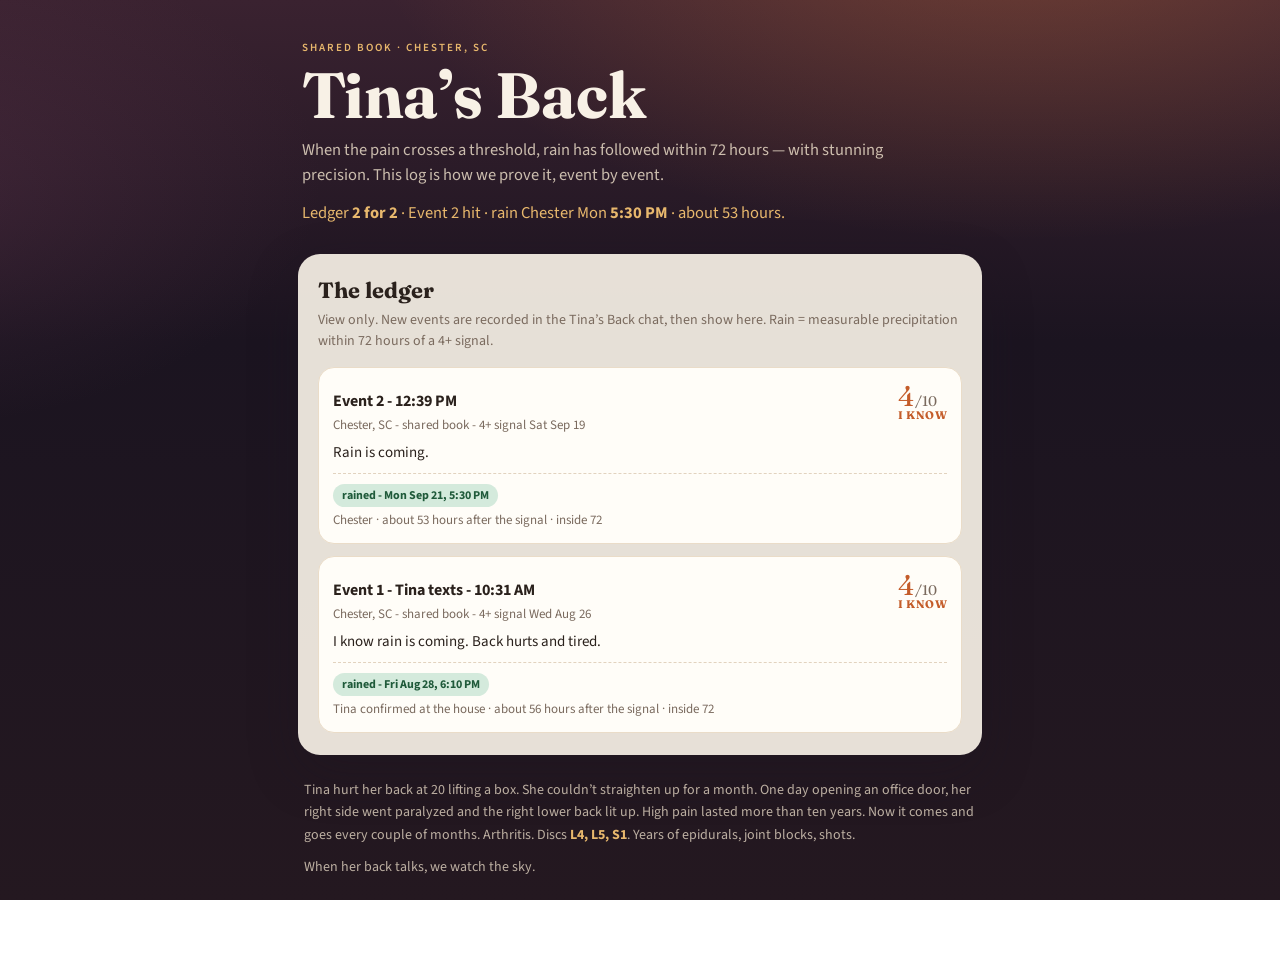
<file: index.html>
<!DOCTYPE html>
<html lang="en">
<head>
  <meta charset="UTF-8" />
  <meta name="viewport" content="width=device-width, initial-scale=1, viewport-fit=cover" />
  <title>Tina’s Back</title>
  <meta http-equiv="Cache-Control" content="no-cache" />
  <link rel="preconnect" href="https://fonts.googleapis.com" />
  <link rel="preconnect" href="https://fonts.gstatic.com" crossorigin />
  <link href="https://fonts.googleapis.com/css2?family=Fraunces:ital,opsz,wght@0,9..144,500;0,9..144,700;1,9..144,500&family=Source+Sans+3:wght@400;500;600;700&display=swap" rel="stylesheet" />
  <link rel="stylesheet" href="styles.css?v=8" />
</head>
<body>
  <div class="wrap">
    <header class="hero">
      <div class="kicker">Shared book · Chester, SC</div>
      <h1>Tina’s Back</h1>
      <p class="lede">When the pain crosses a threshold, rain has followed within 72 hours — with stunning precision. This log is how we prove it, event by event.</p>
      <p class="lede" style="margin-top:12px;color:var(--gold)">Ledger <strong>2 for 2</strong> · Event 2 hit · rain Chester Mon <strong>5:30 PM</strong> · about 53 hours.</p>
    </header>
    <section class="card">
      <h2>The ledger</h2>
      <p class="hint">View only. New events are recorded in the Tina’s Back chat, then show here. Rain = measurable precipitation within 72 hours of a 4+ signal.</p>
      <div id="ledger">
        <article class="event">
          <div class="event-top">
            <div>
              <div class="when">Event 2 - 12:39 PM</div>
              <div class="meta">Chester, SC - shared book - 4+ signal Sat Sep 19</div>
            </div>
            <div class="score">4<span style="font-size:14px;color:var(--muted)">/10</span><div class="signal">I know</div></div>
          </div>
          <div class="notes">Rain is coming.</div>
          <div class="weather"><span class="badge yes">rained - Mon Sep 21, 5:30 PM</span><div class="meta">Chester · about 53 hours after the signal · inside 72</div></div>
        </article>
        <article class="event">
          <div class="event-top">
            <div>
              <div class="when">Event 1 - Tina texts - 10:31 AM</div>
              <div class="meta">Chester, SC - shared book - 4+ signal Wed Aug 26</div>
            </div>
            <div class="score">4<span style="font-size:14px;color:var(--muted)">/10</span><div class="signal">I know</div></div>
          </div>
          <div class="notes">I know rain is coming. Back hurts and tired.</div>
          <div class="weather"><span class="badge yes">rained - Fri Aug 28, 6:10 PM</span><div class="meta">Tina confirmed at the house · about 56 hours after the signal · inside 72</div></div>
        </article>
      </div>
    </section>
    <footer class="story">
      <p>Tina hurt her back at 20 lifting a box. She couldn’t straighten up for a month. One day opening an office door, her right side went paralyzed and the right lower back lit up. High pain lasted more than ten years. Now it comes and goes every couple of months. Arthritis. Discs <strong>L4, L5, S1</strong>. Years of epidurals, joint blocks, shots.</p>
      <p style="margin-top:10px">When her back talks, we watch the sky.</p>
    </footer>
  </div>
</body>
</html>
</file>
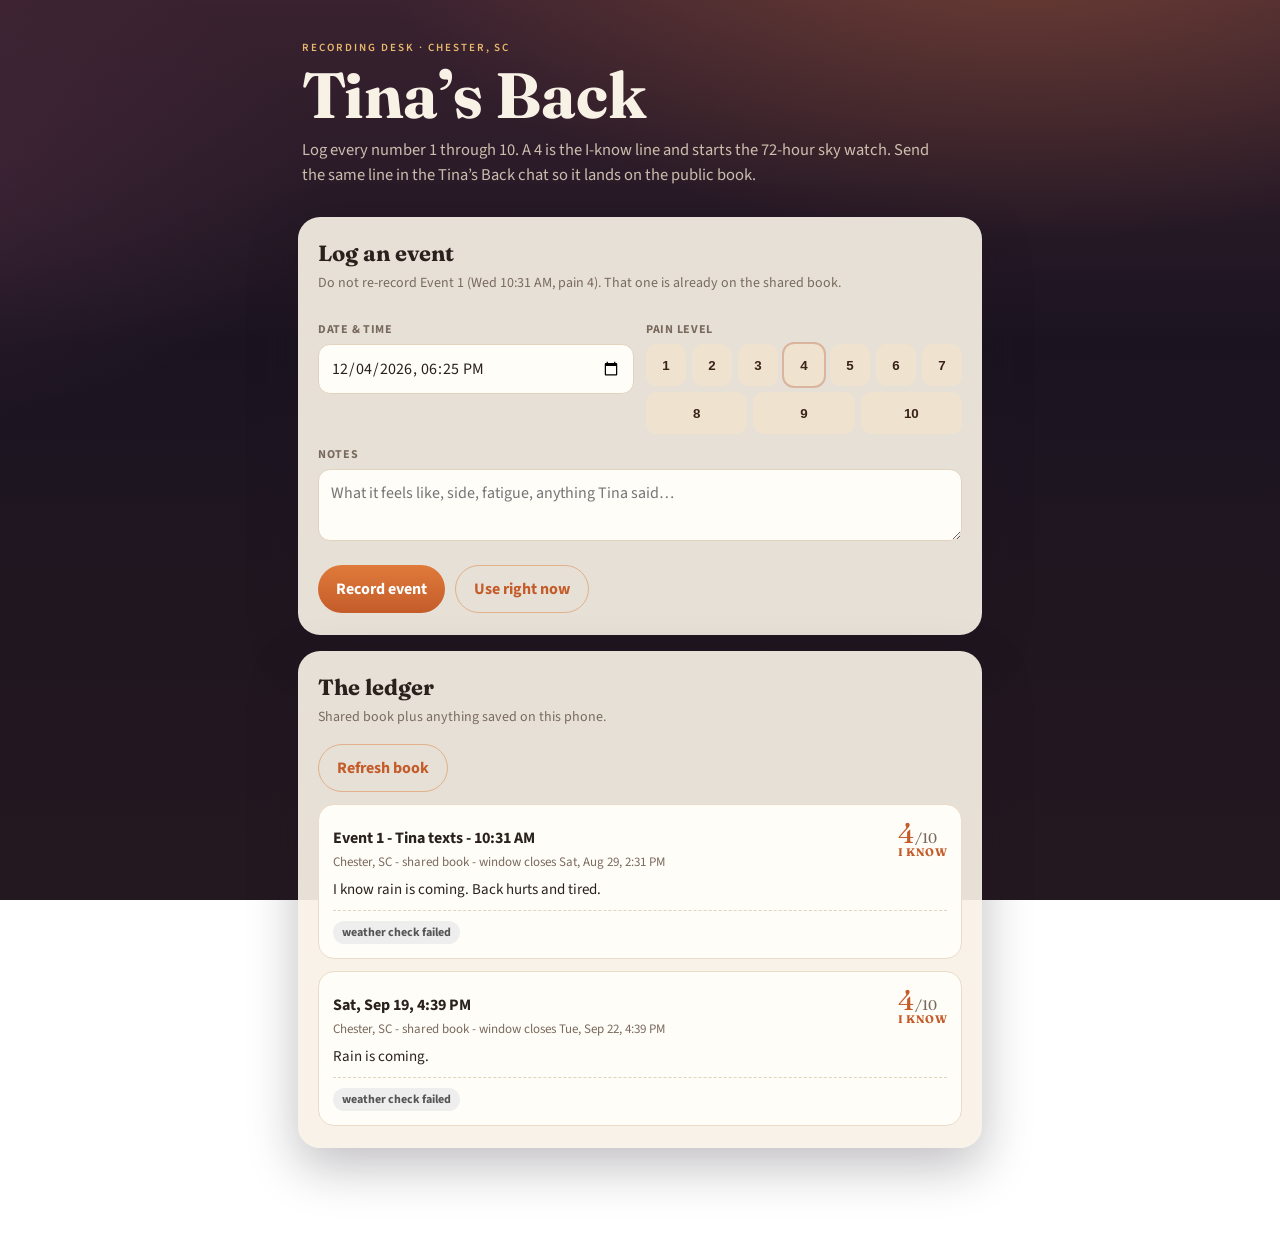
<file: record.html>
<!DOCTYPE html>
<html lang="en">
<head>
  <meta charset="UTF-8" />
  <meta name="viewport" content="width=device-width, initial-scale=1, viewport-fit=cover" />
  <title>Record · Tina’s Back</title>
  <meta name="robots" content="noindex" />
  <link rel="preconnect" href="https://fonts.googleapis.com" />
  <link rel="preconnect" href="https://fonts.gstatic.com" crossorigin />
  <link href="https://fonts.googleapis.com/css2?family=Fraunces:ital,opsz,wght@0,9..144,500;0,9..144,700;1,9..144,500&family=Source+Sans+3:wght@400;500;600;700&display=swap" rel="stylesheet" />
  <link rel="stylesheet" href="styles.css" />
</head>
<body>
  <div class="wrap">
    <header class="hero">
      <div class="kicker">Recording desk · Chester, SC</div>
      <h1>Tina’s Back</h1>
      <p class="lede">Log every number 1 through 10. A 4 is the I-know line and starts the 72-hour sky watch. Send the same line in the Tina’s Back chat so it lands on the public book.</p>
    </header>
    <section class="card">
      <h2>Log an event</h2>
      <p class="hint">Do not re-record Event 1 (Wed 10:31 AM, pain 4). That one is already on the shared book.</p>
      <form id="event-form">
        <div class="row">
          <div>
            <label for="when">Date & time</label>
            <input id="when" type="datetime-local" required />
          </div>
          <div>
            <label>Pain level</label>
            <div class="pain-scale" id="pain-scale"></div>
            <input type="hidden" id="pain" required />
          </div>
        </div>
        <label for="notes">Notes</label>
        <textarea id="notes" placeholder="What it feels like, side, fatigue, anything Tina said…"></textarea>
        <div class="actions">
          <button class="primary" type="submit">Record event</button>
          <button class="ghost" type="button" id="use-now">Use right now</button>
        </div>
      </form>
    </section>
    <section class="card">
      <h2>The ledger</h2>
      <p class="hint">Shared book plus anything saved on this phone.</p>
      <div class="actions" style="margin-top:0;margin-bottom:12px">
        <button class="ghost" type="button" id="reload-book">Refresh book</button>
      </div>
      <div id="ledger"></div>
    </section>
  </div>
  <div class="toast" id="toast"></div>
  <script src="record.js"></script>
</body>
</html>
</file>
<file: styles.css>
:root {
  --dusk: #1b1420;
  --plum: #2a1c28;
  --ember: #c45c2a;
  --gold: #e8b86d;
  --sand: #f4e6d0;
  --foam: #f8f1e6;
  --ink: #2a211c;
  --muted: #7a6a5e;
  --card: rgba(248, 241, 230, 0.92);
  --shadow: 0 18px 50px rgba(27, 20, 32, 0.28);
}
* { box-sizing: border-box; margin: 0; padding: 0; }
html, body { min-height: 100%; }
body {
  font-family: "Source Sans 3", system-ui, sans-serif;
  color: var(--ink);
  background:
    radial-gradient(1200px 600px at 80% -10%, #e07a3a55, transparent 55%),
    radial-gradient(900px 500px at -10% 20%, #6b3a5555, transparent 50%),
    linear-gradient(180deg, #3a2230 0%, #1b1420 38%, #241820 100%);
  background-attachment: fixed;
}
.wrap { max-width: 720px; margin: 0 auto; padding: 28px 18px 80px; }
header.hero { color: var(--foam); padding: 12px 4px 28px; }
.kicker { letter-spacing: 0.18em; text-transform: uppercase; font-size: 11px; color: var(--gold); font-weight: 600; }
h1 { font-family: Fraunces, Georgia, serif; font-size: clamp(40px, 10vw, 64px); font-weight: 700; line-height: 0.95; margin: 10px 0 12px; }
.lede { max-width: 38em; color: #f4e6d0cc; font-size: 16.5px; line-height: 1.55; }
.card { background: var(--card); border-radius: 22px; box-shadow: var(--shadow); padding: 22px 20px; margin-bottom: 16px; }
.card h2 { font-family: Fraunces, Georgia, serif; font-size: 22px; margin-bottom: 6px; }
.hint { color: var(--muted); font-size: 14px; margin-bottom: 16px; line-height: 1.45; }
label { display: block; font-size: 12px; font-weight: 700; letter-spacing: 0.06em; text-transform: uppercase; color: var(--muted); margin: 12px 0 6px; }
input, textarea { width: 100%; border: 1.5px solid #e2d3bf; background: #fffdf8; border-radius: 12px; padding: 12px; font: inherit; color: var(--ink); }
textarea { min-height: 72px; resize: vertical; }
.row { display: grid; grid-template-columns: 1fr 1fr; gap: 12px; }
@media (max-width: 520px) { .row { grid-template-columns: 1fr; } }
.pain-scale { display: flex; gap: 6px; flex-wrap: wrap; }
.pain-scale button { flex: 1 0 calc(10% - 6px); min-width: 36px; height: 42px; border: 0; border-radius: 10px; cursor: pointer; font-weight: 700; color: #3a2218; background: #efe2cf; }
.pain-scale button.on { color: #fff; background: linear-gradient(180deg, #e07a3a, #c45c2a); }
.pain-scale button.baseline { outline: 2px solid #c45c2a55; }
.signal { display: block; font-size: 11px; letter-spacing: 0.04em; text-transform: uppercase; font-weight: 700; color: var(--ember); }
.actions { display: flex; gap: 10px; margin-top: 18px; flex-wrap: wrap; }
button.primary, button.ghost { border: 0; border-radius: 999px; padding: 12px 18px; font: inherit; font-weight: 700; cursor: pointer; }
button.primary { background: linear-gradient(180deg, #e07a3a, #c45c2a); color: white; }
button.ghost { background: transparent; color: var(--ember); border: 1.5px solid #e2b08a; }
.event { border: 1px solid #eadcc8; border-radius: 16px; padding: 14px; margin-top: 12px; background: #fffdf8; }
.event-top { display: flex; justify-content: space-between; align-items: baseline; gap: 10px; }
.when { font-weight: 700; }
.score { font-family: Fraunces, Georgia, serif; font-size: 28px; color: var(--ember); line-height: 1; }
.meta { color: var(--muted); font-size: 13px; margin-top: 4px; }
.notes { margin-top: 8px; font-size: 15px; }
.weather { margin-top: 10px; padding-top: 10px; border-top: 1px dashed #e2d3bf; font-size: 14px; }
.badge { display: inline-block; border-radius: 999px; padding: 3px 9px; font-size: 12px; font-weight: 700; }
.badge.wait { background: #f3e3b0; color: #6b5200; }
.badge.yes { background: #d4eadc; color: #1f5a3a; }
.badge.no { background: #f0ddd4; color: #6b3a2c; }
.badge.err { background: #eee; color: #555; }
footer.story { color: #f4e6d0bb; font-size: 14px; line-height: 1.6; padding: 8px 6px 0; }
footer.story strong { color: var(--gold); }
.toast { position: fixed; left: 50%; bottom: 22px; transform: translateX(-50%); background: var(--dusk); color: var(--sand); padding: 10px 16px; border-radius: 999px; font-size: 14px; opacity: 0; pointer-events: none; transition: opacity .25s ease; }
.toast.show { opacity: 1; }
</file>
